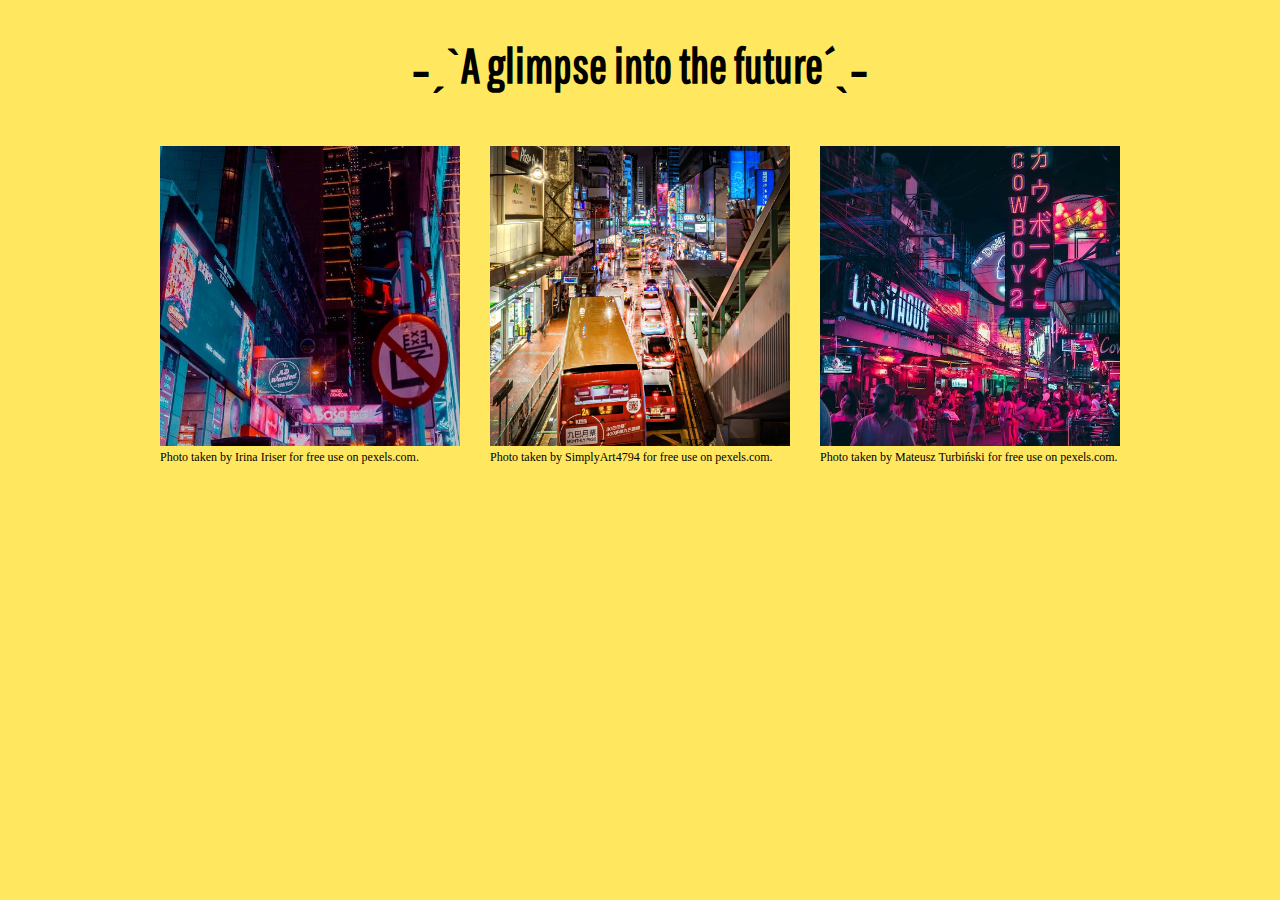
<file: Chapter-3-Images/Exercises/Three_Images/index.html>
<!DOCTYPE html>
<html lang="en">
<head>
    <meta charset="UTF-8">
    <meta http-equiv="X-UA-Compatible" content="IE=edge">
    <meta name="viewport" content="width=device-width, initial-scale=1.0">
    <title>Document</title>
    <link rel="stylesheet" href="index.css">
    <link rel="preconnect" href="https://fonts.googleapis.com">
    <link rel="preconnect" href="https://fonts.gstatic.com" crossorigin>
    <link href="https://fonts.googleapis.com/css2?family=Pathway+Gothic+One&display=swap" rel="stylesheet">
</head>
<body>
<h1>˗ˏˋA glimpse into the future´ˎ˗</h1>
    <div class="pictures">
    <figure>
    <img src="neoncity.jpeg" alt="A city in an asian country that has bright and colorful lights." width="300" height="300" title="Neon City" />
    <figcaption>Photo taken by Irina Iriser for free use on pexels.com.</figcaption>
    </figure>

    <figure>
        <img src="neonbusyroad.jpg" alt="A city in an asian country that has bright and colorful lights." width="300" height="300" title="Neon Busy Road" />
        <figcaption>Photo taken by SimplyArt4794 for free use on pexels.com.</figcaption>
        </figure>

    <figure>
        <img src="neontown.jpeg" alt="A city in an asian country that has bright and colorful lights." width="300" height="300" title="Neon Town" />
        <figcaption>Photo taken by Mateusz Turbiński for free use on pexels.com.</figcaption>
        </figure>
    </div>
</body>
</html>
</file>
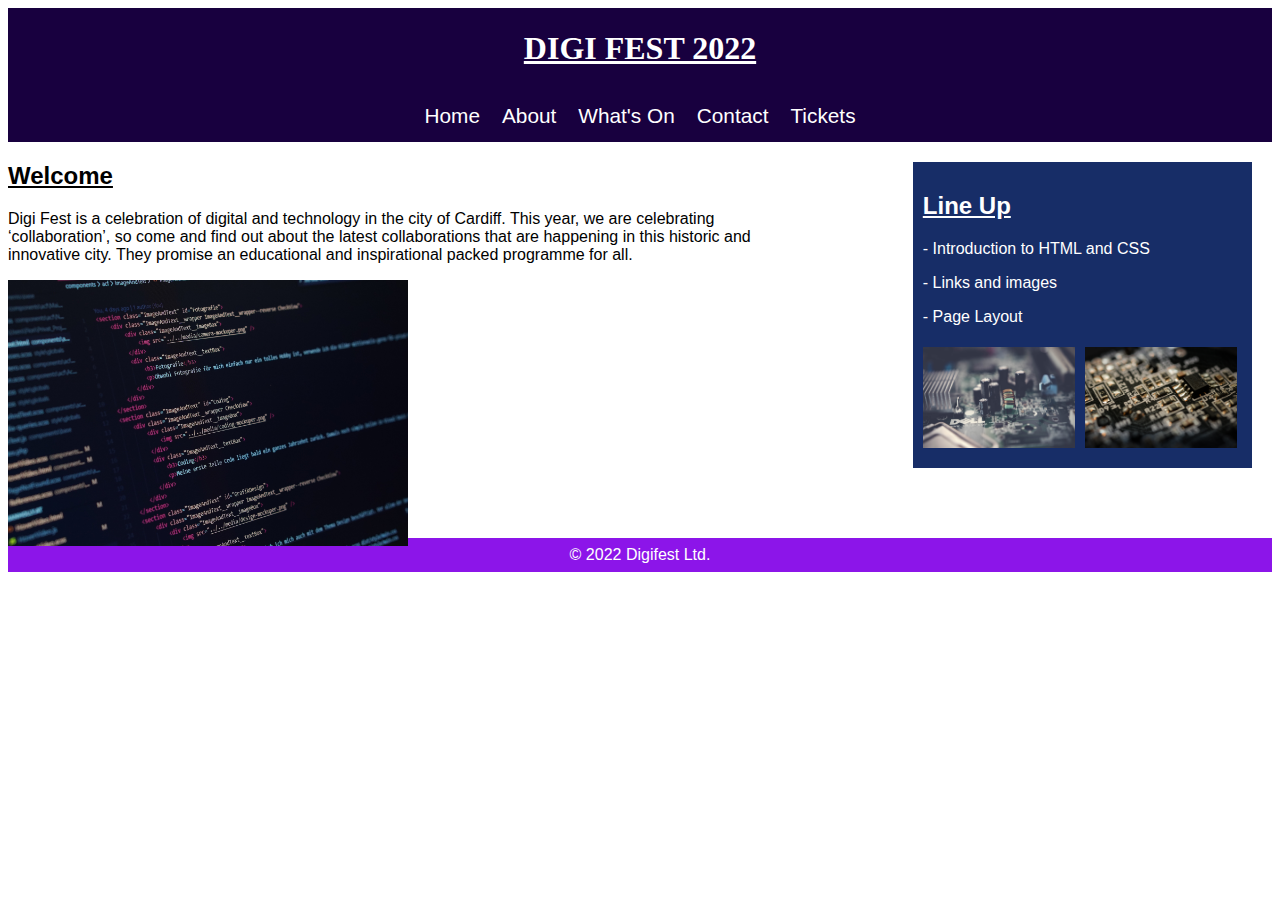
<file: Chapter-4-Page Layout/Exercises/digifest.html>
<!DOCTYPE html>
<html>
	<head>
        <meta charset="UTF-8">
        <meta name="viewport" content="width=device-width, initial-scale=1">
        <link href="digifest.css" rel="stylesheet" 
	</head>
  
	<body>
		<div class="heading">
        <h1><u>DIGI FEST 2022</u></h1>
		</div>

		<div class="navbar">
			<a href="#">Home</a>
			<a href="#">About</a>
            <a href="#">What's On</a>
			<a href="#">Contact</a>
            <a href="#">Tickets</a>
		</div>

        <div class="Parentcontainer">
            <div class="divrp">

                <h2><u>Welcome</u></h2>

                <div class="text">
                    <p>Digi Fest is a celebration of digital and technology in the city of Cardiff. This year, we are celebrating ‘collaboration’, so come and find out about the latest collaborations that are happening in this historic and innovative city. They promise an educational and inspirational packed programme for all.
                </div>

                <div class="Digimage">
                    <img src="code.jpg" width="800%";>
                </div>

            </div>

            <div class="RightBox">
                <h2><u>Line Up</u></h2>
                <p>- Introduction to HTML and CSS</p>
                <p>- Links and images</p>
                <p>- Page Layout</p>

                
            <div class="twopics">
            <img src="cir1.jpg" width="70%";>
            <img src="cir2.jpg" width="70%";>
            </div>


            </div> 


        </div>  


      <div class="copyright">&copy 2022 Digifest Ltd.</div>
	</body>
</html>
</file>
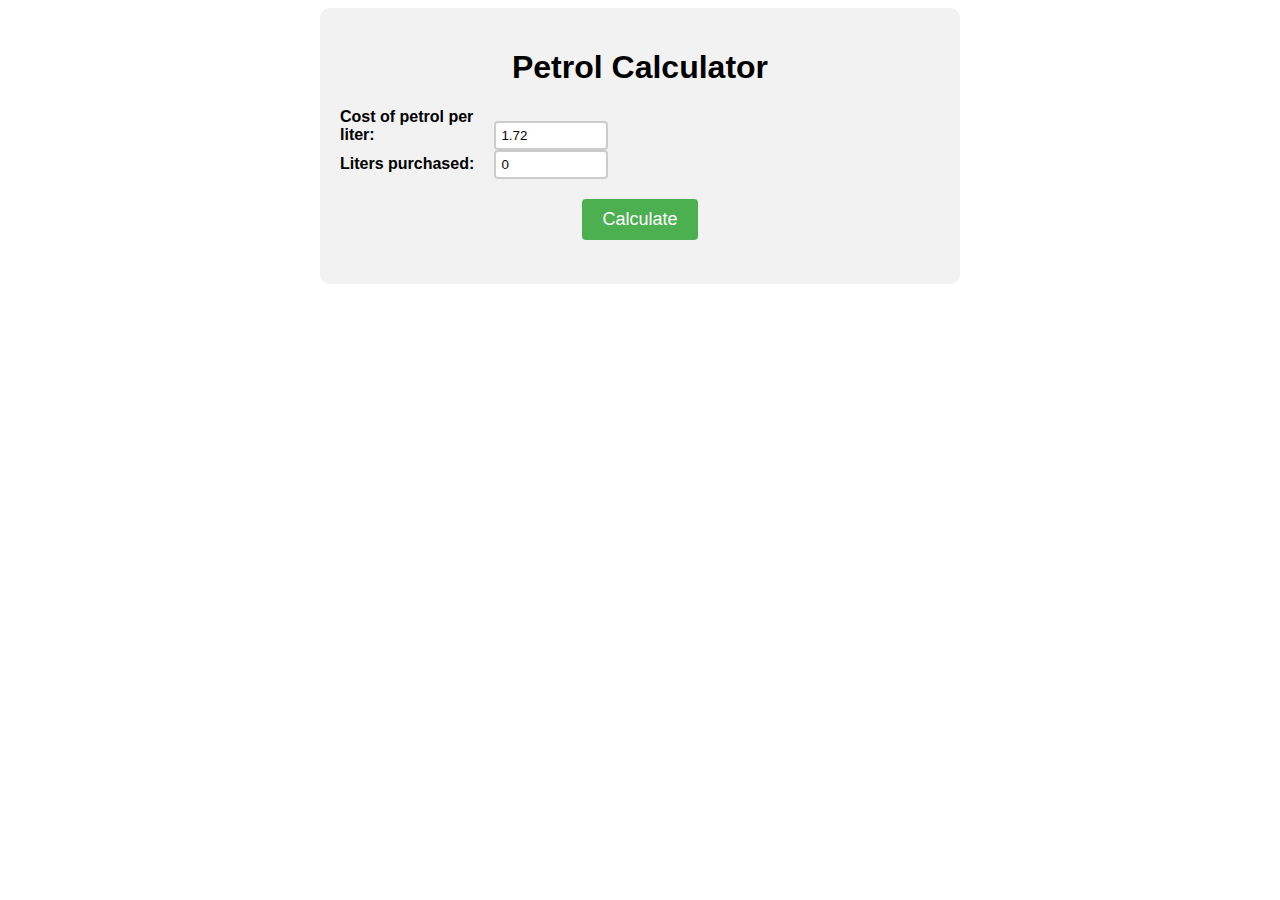
<file: Chapter-6-Javascript/Exercises/petrol.html>
<!DOCTYPE html>
<html>
  <head>
    <meta charset="UTF-8">
    <title>Petrol Calculator</title>
    <link rel="stylesheet" href="petrol.css">
  </head>
  <body>
    <div class="calculator">
      <h1>Petrol Calculator</h1>
      <form>
        <label for="cost-per-liter">Cost of petrol per liter:</label>
        <input type="number" id="cost-per-liter" value="1.72">
        <br>
        <label for="liters-purchased">Liters purchased:</label>
        <input type="number" id="liters-purchased" value="0">
        <br>
        <button type="button" id="calculate">Calculate</button>
      </form>
      <p id="total-cost"></p>
    </div>
    <script src="petrol.js"></script>
  </body>
</html>
</file>
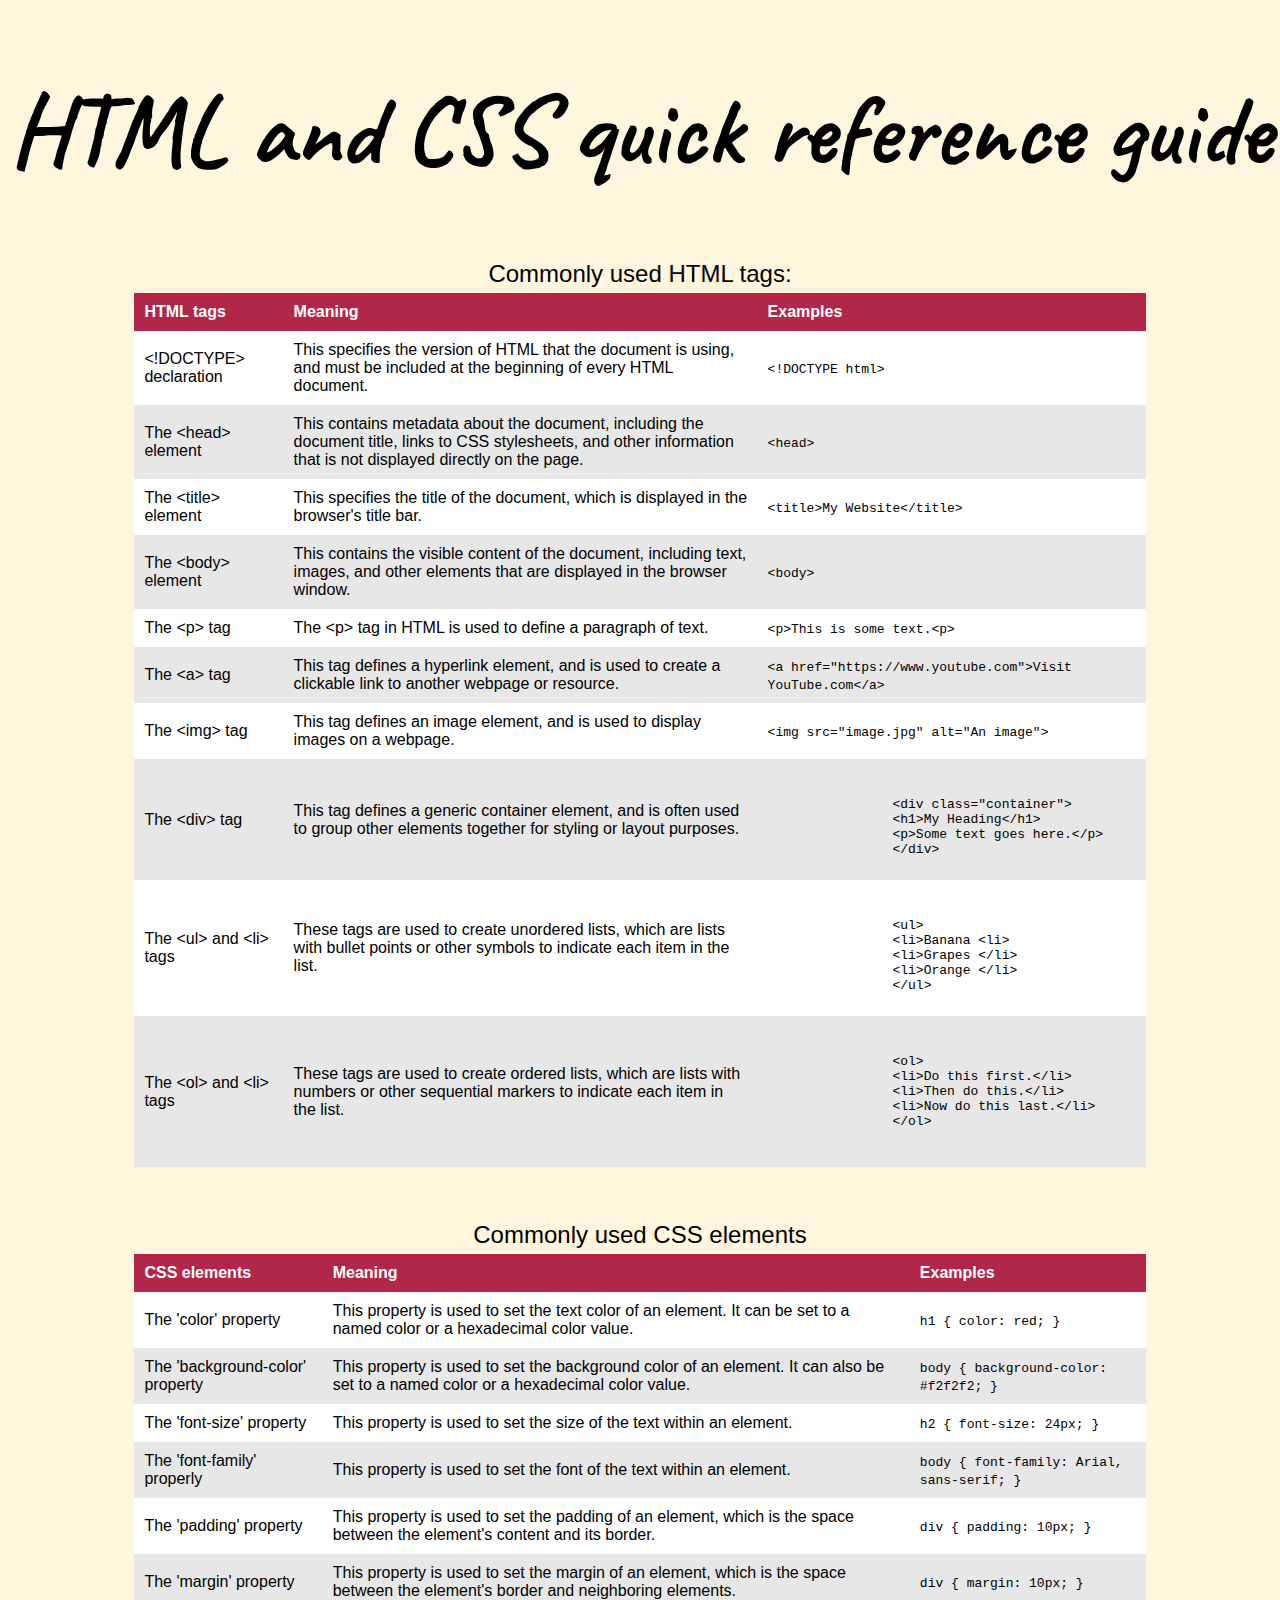
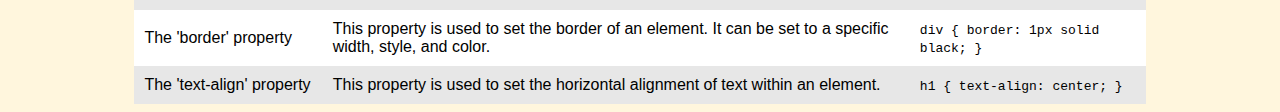
<file: Chapter-1-Introduction to HTML and CSS/Exercises/Optional_Activity/Optional_Activity.html>
<!DOCTYPE html>
<html lang="en">
<head>
    <meta charset="UTF-8">
    <meta http-equiv="X-UA-Compatible" content="IE=edge">
    <meta name="viewport" content="width=device-width, initial-scale=1.0">
    <title>Quick reference guide</title>
    <link rel="stylesheet" href="Optional_Activity.css"
    <link rel="preconnect" href="https://fonts.googleapis.com">
    <link rel="preconnect" href="https://fonts.gstatic.com" crossorigin>
    <link href="https://fonts.googleapis.com/css2?family=Abel&family=Caveat:wght@600&display=swap" rel="stylesheet">

<style>
    h1 {
      font-family: "Caveat", sans-serif;
    }
</style>
</head>
<body>

<h1>HTML and CSS quick reference guide </h1>

    <table border="1" width="100%">
        <caption>Commonly used HTML tags:</caption>
        <thead>
        <tr align="center">
          <th>HTML tags</th>
          <th>Meaning</th>
          <th>Examples</th>
        </tr>
        </thead>
        <tr>
          <td>&lt;!DOCTYPE&gt; declaration</td>
          <td>This specifies the version of HTML that the document is using, and must be included at the beginning of every HTML document.</td>
          <td>        <code>
            &lt;!DOCTYPE html&gt;

        </code></td>
        </tr>
        <tr>
          <td>The &lt;head&gt; element</td>
          <td>This contains metadata about the document, including the document title, links to CSS stylesheets, and other information that is not displayed directly on the page.</td>
          <td><code>&lt;head&gt;</code></td>
        </tr>

        <tr>
            <td>The &lt;title&gt; element</td>
            <td>This specifies the title of the document, which is displayed in the browser's title bar.</td>
            <td><code>&lt;title&gt;My Website&lt;/title&gt;</code></td>
        </tr>

        <tr>
            <td>The &lt;body&gt; element</td>
            <td>This contains the visible content of the document, including text, images, and other elements that are displayed in the browser window.</td>
            <td><code>&lt;body&gt;</code></td>
        </tr>

        <tr>
            <td>The &lt;p&gt; tag</td>
            <td>The &lt;p&gt; tag in HTML is used to define a paragraph of text.</td>
            <td><code>&lt;p&gt;This is some text.&lt;p&gt;</code></td>
        </tr>

        <tr>
            <td>The &lt;a&gt; tag</td>
            <td>This tag defines a hyperlink element, and is used to create a clickable link to another webpage or resource.</td>
            <td><code>
                &lt;a href="https://www.youtube.com"&gt;Visit YouTube.com&lt;/a&gt;</code></td>
        </tr>

        <tr>
            <td>The &lt;img&gt; tag</td>
            <td>This tag defines an image element, and is used to display images on a webpage.</td>
            <td><code>&lt;img src="image.jpg" alt="An image"&gt;</code></td>
        </tr>

        <tr>
            <td>The &lt;div&gt; tag</td>
            <td>This tag defines a generic container element, and is often used to group other elements together for styling or layout purposes.</td>
            <td><pre><code>
                &lt;div class="container"&gt;
                &lt;h1>My Heading&lt;/h1&gt;
                &lt;p>Some text goes here.&lt;/p&gt;
                &lt;/div&gt;</pre></code></td>
        </tr>

        <tr>
            <td>The &lt;ul&gt; and &lt;li&gt; tags </td>
            <td> These tags are used to create unordered lists, which are lists with bullet points or other symbols to indicate each item in the list.</td>
            <td><pre><code> 
                &lt;ul&gt;
                &lt;li>Banana &lt;li&gt;
                &lt;li>Grapes &lt;/li&gt;
                &lt;li>Orange &lt;/li&gt;
                &lt;/ul&gt;</pre></code></td>
        </tr>

        <tr>
            <td>The &lt;ol&gt; and &lt;li&gt; tags </td>
            <td> These tags are used to create ordered lists, which are lists with numbers or other sequential markers to indicate each item in the list. </td>
            <td><pre><code>
                &lt;ol&gt;
                &lt;li>Do this first.&lt;/li&gt;
                &lt;li>Then do this.&lt;/li&gt;
                &lt;li>Now do this last.&lt;/li&gt;
                &lt;/ol&gt;
            </pre></code></td>
        </tr>
      </table>

      <br> 
      <br>
      <br>
      
      <table border="1" width="100%">
        <caption>Commonly used CSS elements</caption>
        <thead>
        <tr align="center">
            <th>CSS elements</th>
            <th>Meaning</th>
            <th>Examples</th>
        </tr>
        </thead>
        <tr>
            <td>The 'color' property</td>
            <td>This property is used to set the text color of an element. It can be set to a named color or a hexadecimal color value.</td>
            <td><code>
                h1 {
                color: red;
                 }</code></td>
        </tr>

        <tr>
            <td>The 'background-color' property</td>
            <td>This property is used to set the background color of an element. It can also be set to a named color or a hexadecimal color value.</td>
            <td><code>body {
                background-color: #f2f2f2;
              }</code></td>
        </tr>

        <tr>
            <td>The 'font-size' property</td>
            <td>This property is used to set the size of the text within an element.</td>
            <td><code>h2 {
                font-size: 24px;
              }</code></td>
        </tr>


        <tr>
            <td>The 'font-family' properly</td>
            <td> This property is used to set the font of the text within an element. </td>
            <td><code>body {
                font-family: Arial, sans-serif;
              }</code></td>
        </tr>


        <tr>
            <td>The 'padding' property</td>
            <td> This property is used to set the padding of an element, which is the space between the element's content and its border. </td>
            <td><code>div {
                padding: 10px;
              }
              </code></td>
        </tr>


        <tr>
            <td>The 'margin' property</td>
            <td>This property is used to set the margin of an element, which is the space between the element's border and neighboring elements.</td>
            <td><code>div {
                margin: 10px;
              }</code></td>
        </tr>


        <tr>
            <td>The 'border' property</td>
            <td> This property is used to set the border of an element. It can be set to a specific width, style, and color.</td>
            <td><code>div {
                border: 1px solid black;
              }</code></td>
        </tr>


        <tr>
            <td>The 'text-align' property</td>
            <td>This property is used to set the horizontal alignment of text within an element. </td>
            <td><code>h1 {
                text-align: center;
              }
              </code></td>
        </tr>


</body>
</html>
</file>
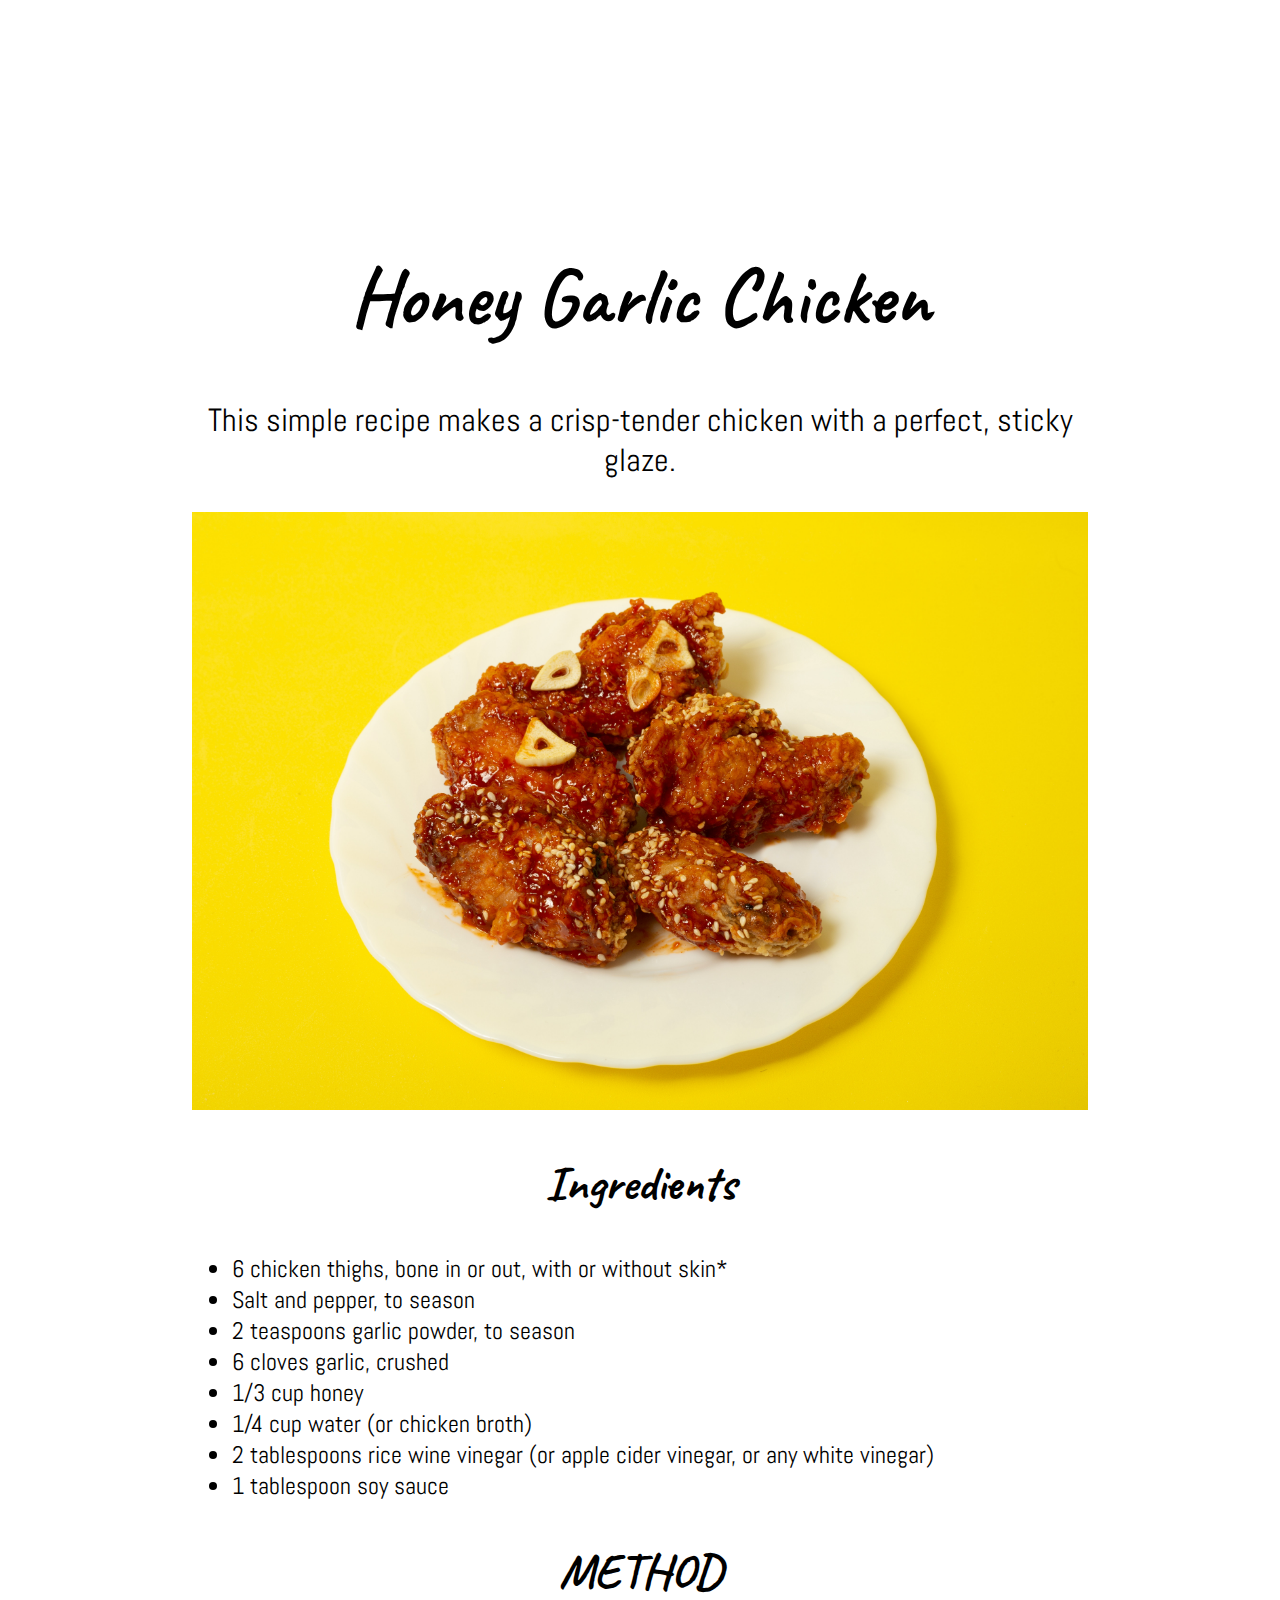
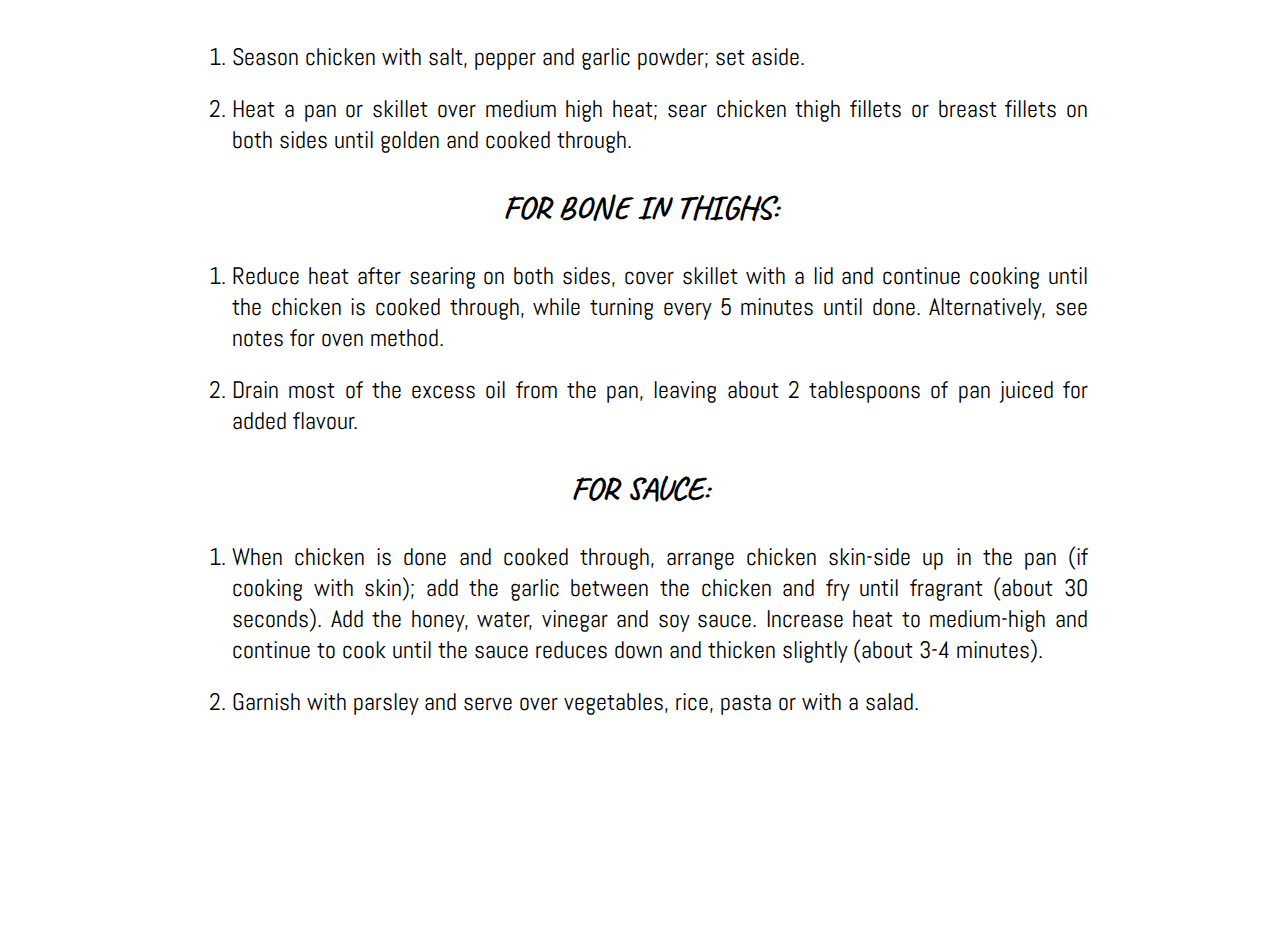
<file: Chapter-1-Introduction to HTML and CSS/Exercises/Recipe/Activity 1_Recipe.html>
<!DOCTYPE html>
<html lang="en">
<head>
    <meta charset="UTF-8">
    <meta http-equiv="X-UA-Compatible" content="IE=edge">
    <meta name="viewport" content="width=<device-width>, initial-scale=1.0">
    <title>Recipe</title>
    <link rel="stylesheet" href="Activity 1_Recipe.css">
    <link rel="preconnect" href="https://fonts.googleapis.com">
    <link rel="preconnect" href="https://fonts.gstatic.com" crossorigin>
    <link href="https://fonts.googleapis.com/css2?family=Abel&family=Caveat:wght@600&display=swap" rel="stylesheet">
    <style>
        h1 {
          font-family: "Caveat", sans-serif;
        }

        h2 {
            font-family: "Caveat", sans-serif;
        }

        h3 {
            font-family: "Caveat", sans-serif;
        }

        p {font-family: "Abel", sans-serif;}
        </style>
</head>
<body>
    <h1>Honey Garlic Chicken</h1>
    <p>This simple recipe makes a crisp-tender chicken with a perfect, sticky glaze.</p>
    <img src="chicken.jpg" width="100%"
<br>
    <h2>Ingredients</h2>
    <ul style="font-family: Abel, sans-serif">
        <li> 6 chicken thighs, bone in or out, with or without skin* </li>
        <li> Salt and pepper, to season </li>
        <li> 2 teaspoons garlic powder, to season </li>
        <li> 6 cloves garlic, crushed </li>
        <li> 1/3 cup honey </li>
        <li> 1/4 cup water (or chicken broth) </li>
        <li> 2 tablespoons rice wine vinegar (or apple cider vinegar, or any white vinegar) </li>
        <li> 1 tablespoon soy sauce </li>
    </ul>

    <h2> METHOD </h2>
    <ol style="font-family: Abel, sans-serif">
        <li>Season chicken with salt, pepper and garlic powder; set aside.</li>
        <br>
        <li>Heat a pan or skillet over medium high heat; sear chicken thigh fillets or breast fillets on both sides until golden and cooked through.</li>
    </ol>

    <h3> FOR BONE IN THIGHS: </h3>
    <ol style="font-family: Abel, sans-serif">
        <li>Reduce heat after searing on both sides, cover skillet with a lid and continue cooking until the chicken is cooked through, while turning every 5 minutes until done. Alternatively, see notes for oven method.</li>
        <br>
        <li>Drain most of the excess oil from the pan, leaving about 2 tablespoons of pan juiced for added flavour. </li>
    </ol>

    <h3> FOR SAUCE: </h3>
    <ol style="font-family: Abel, sans-serif">
        <li>When chicken is done and cooked through, arrange chicken skin-side up in the pan (if cooking with skin); add the garlic between the chicken and fry until fragrant (about 30 seconds). Add the honey, water, vinegar and soy sauce. Increase heat to medium-high and continue to cook until the sauce reduces down and thicken slightly (about 3-4 minutes).</li>
        <br>
        <li>Garnish with parsley and serve over vegetables, rice, pasta or with a salad.</li>


    </ol>

</body>
</html>
</file>
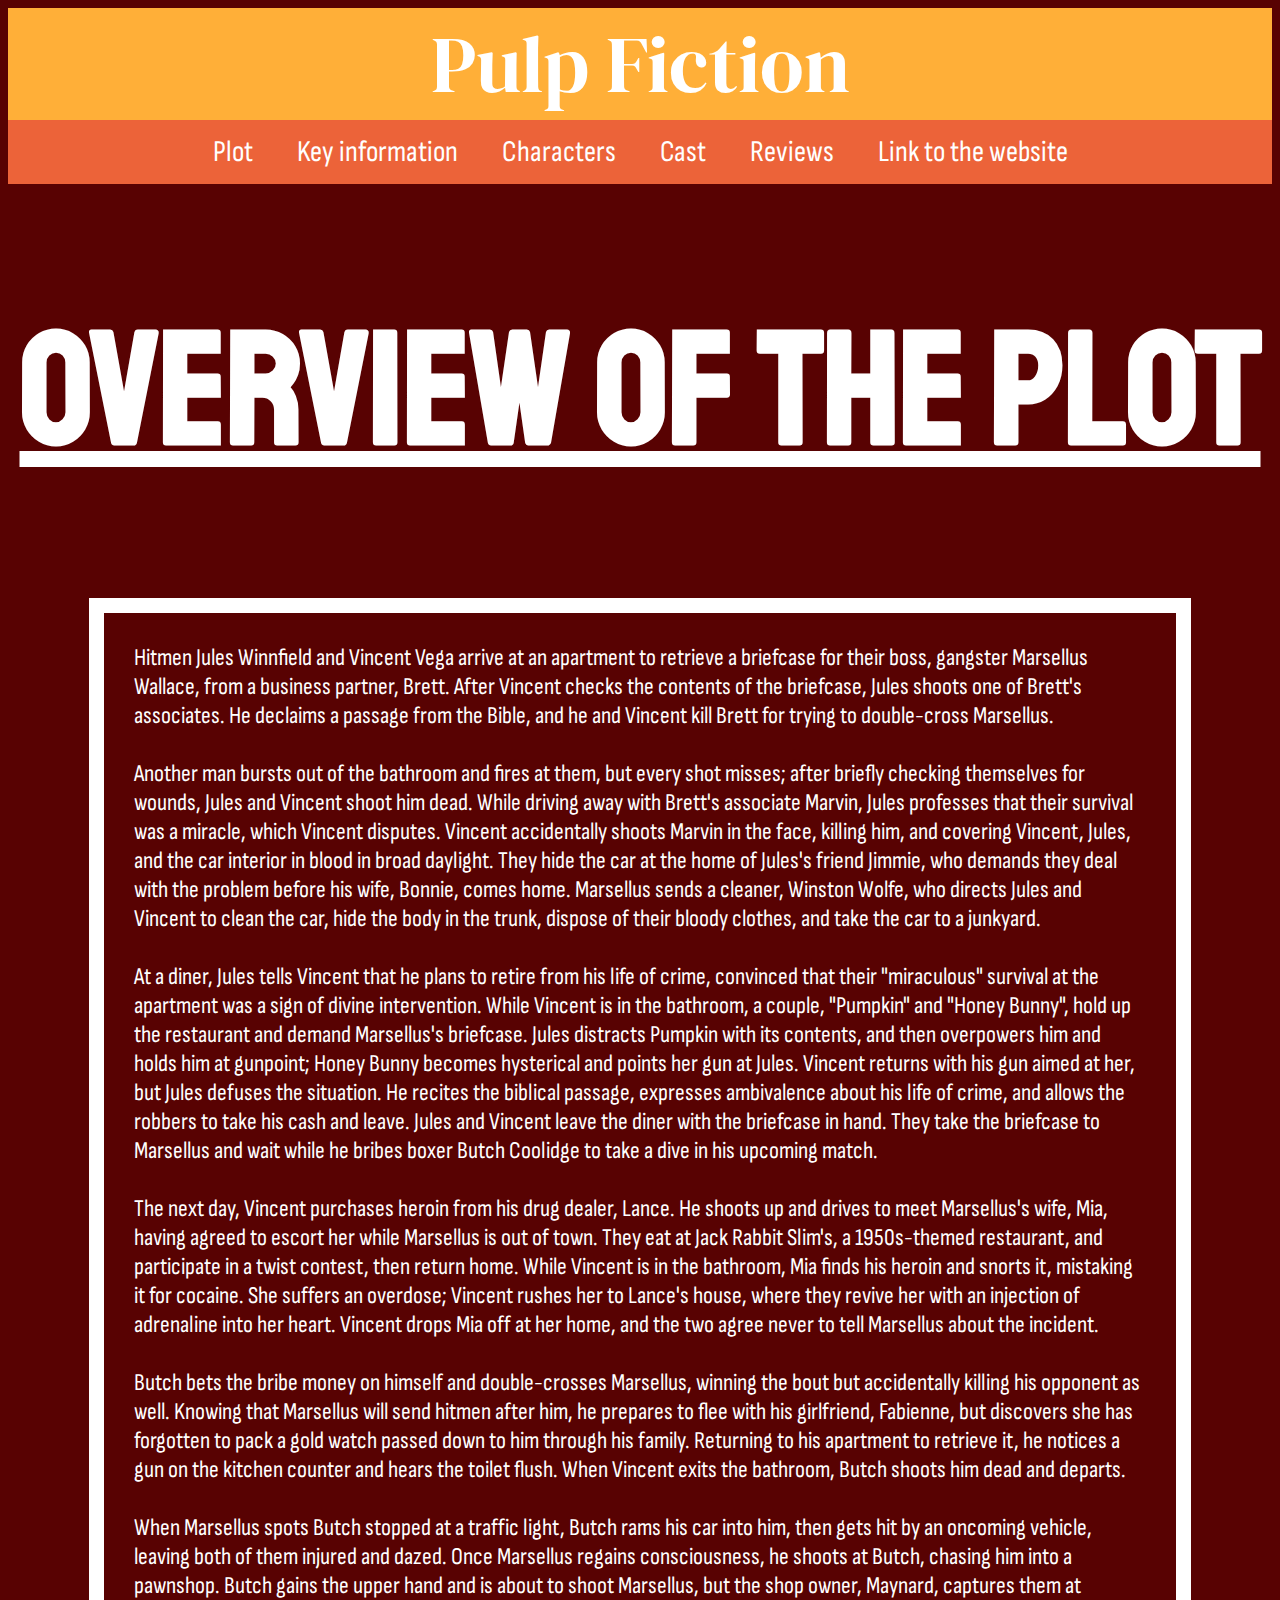
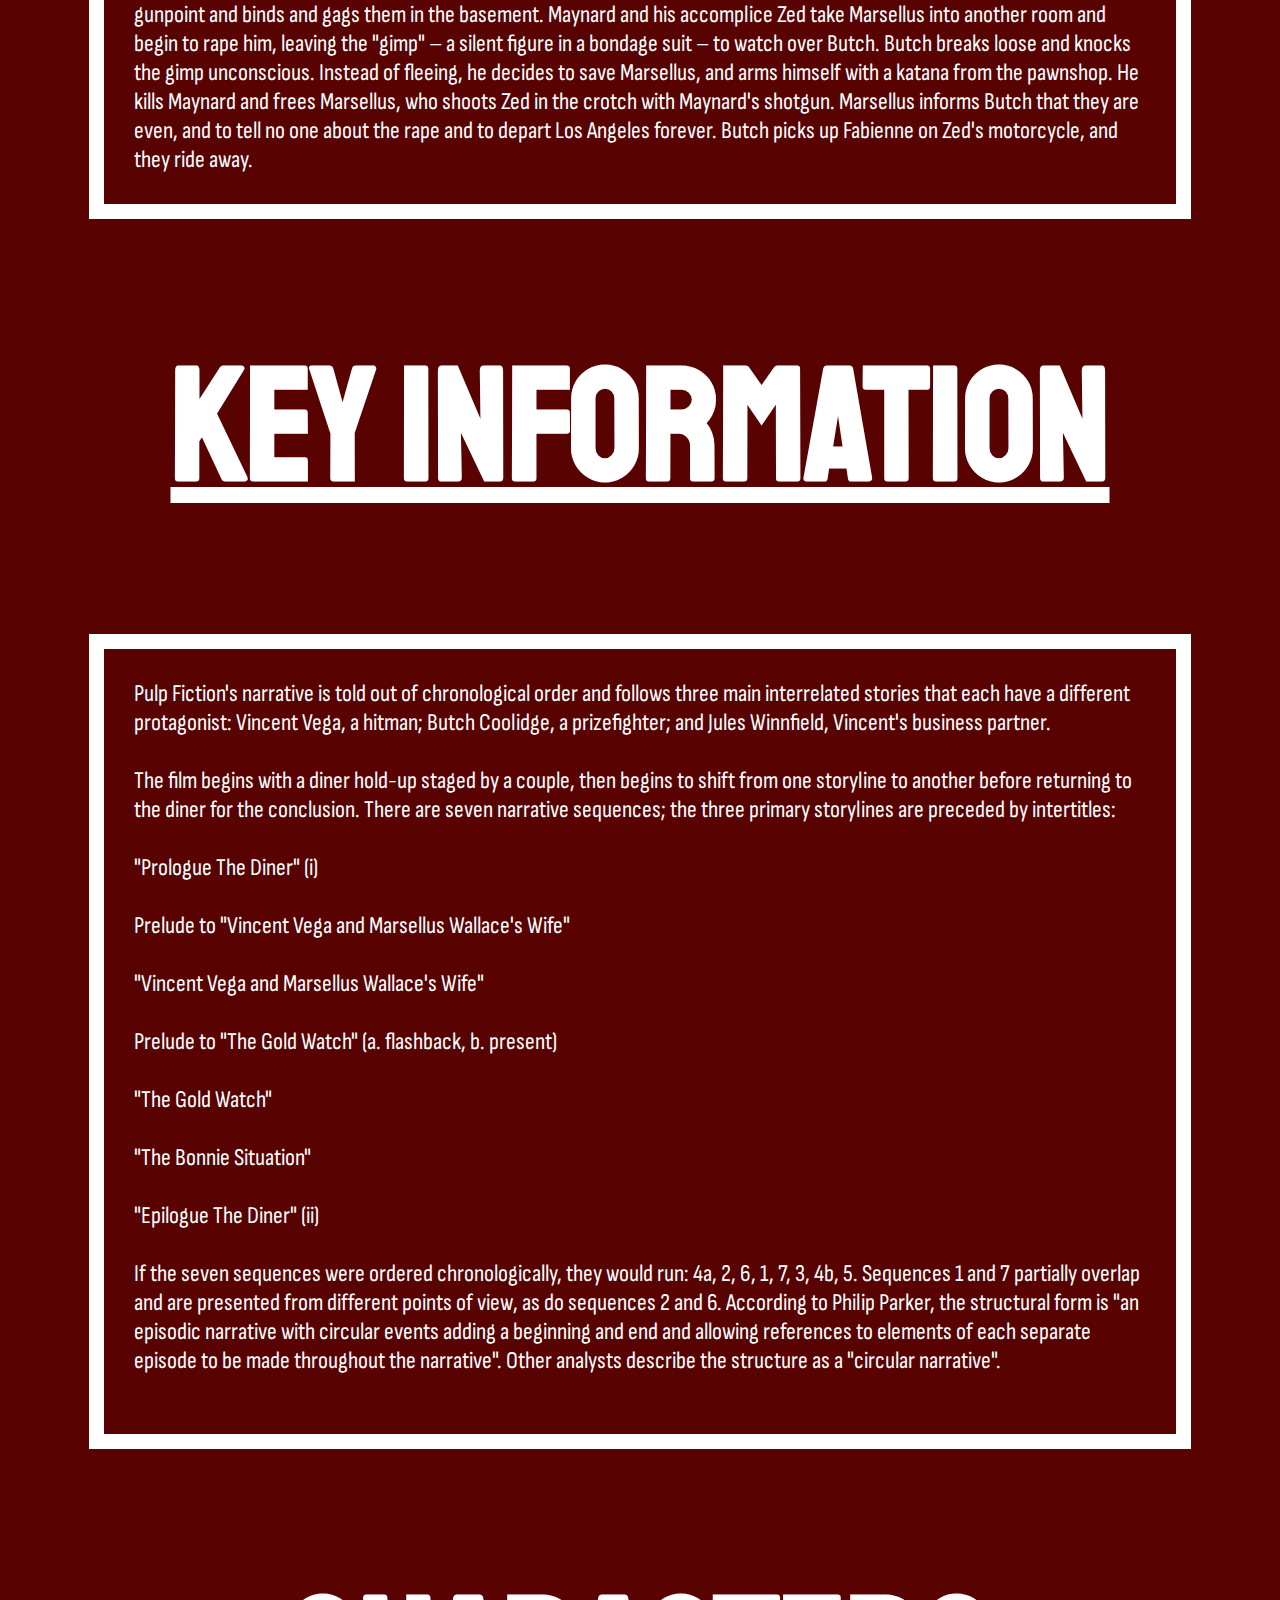
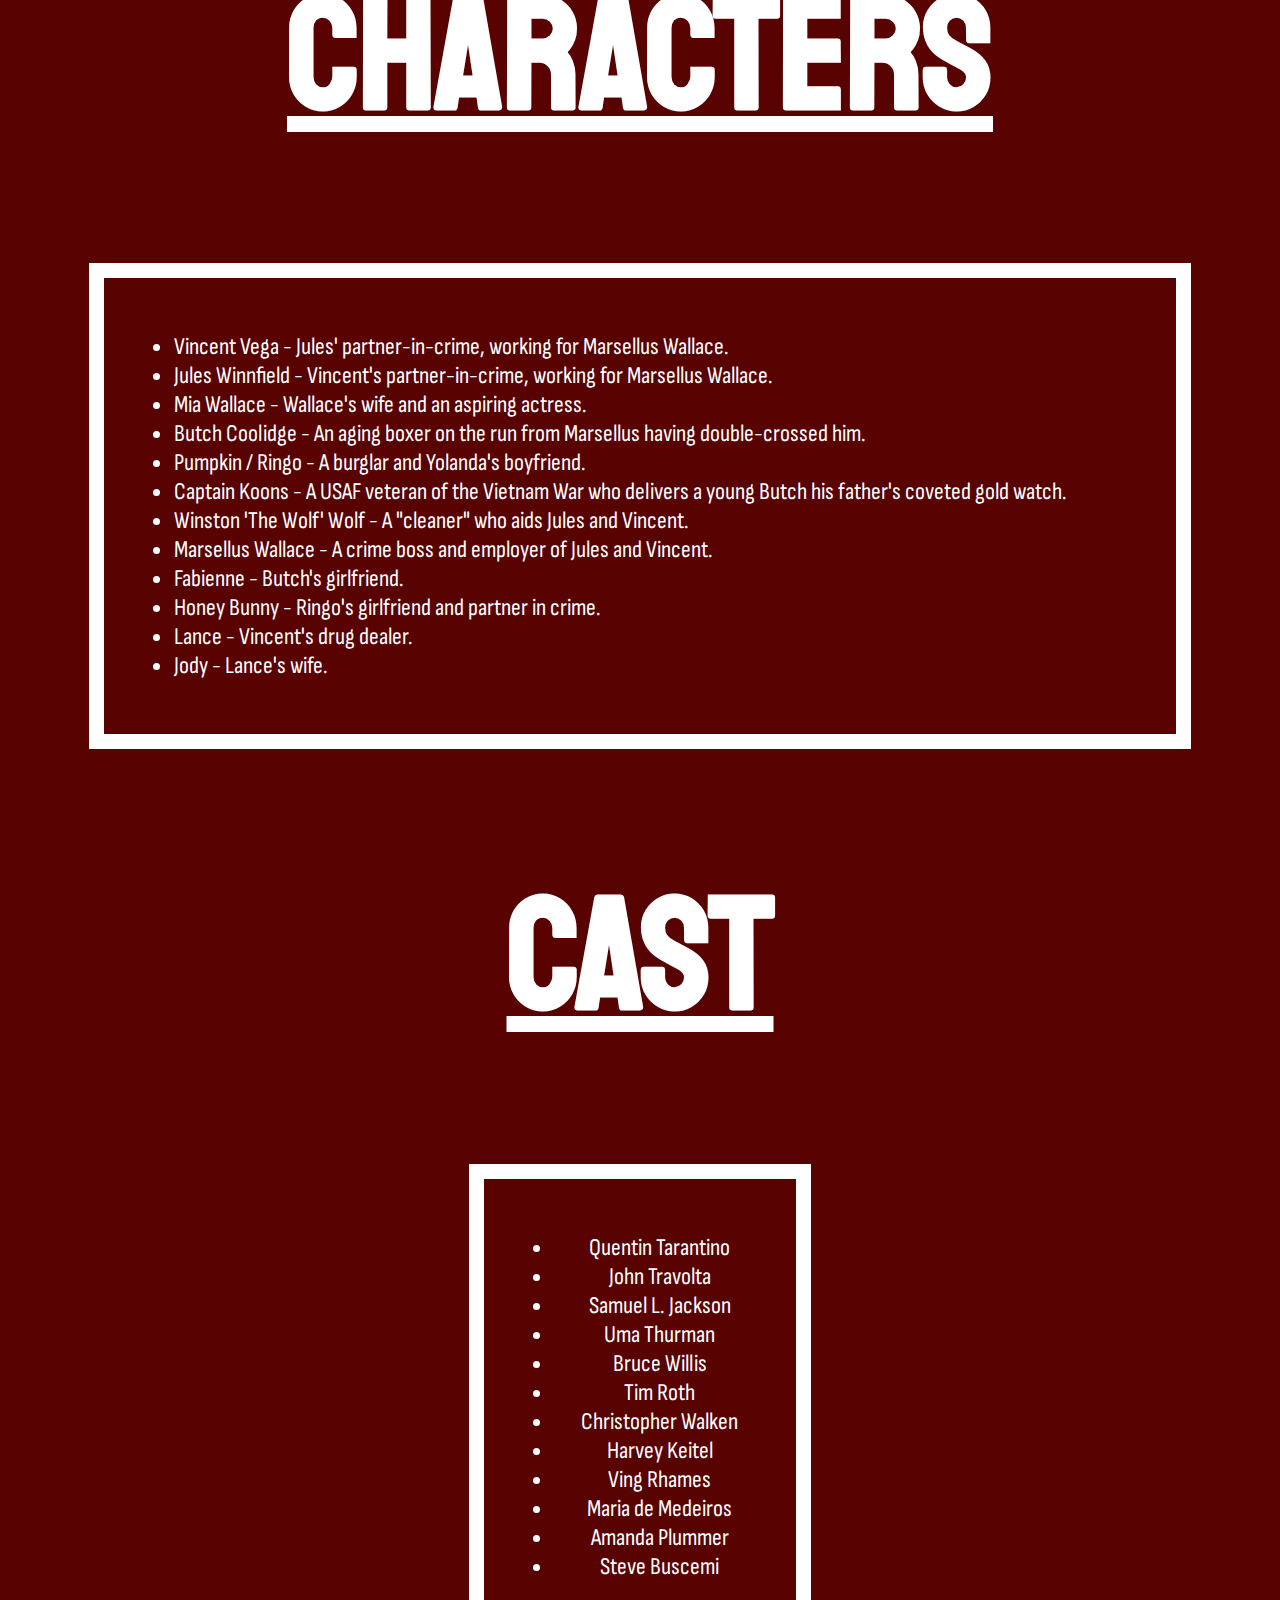
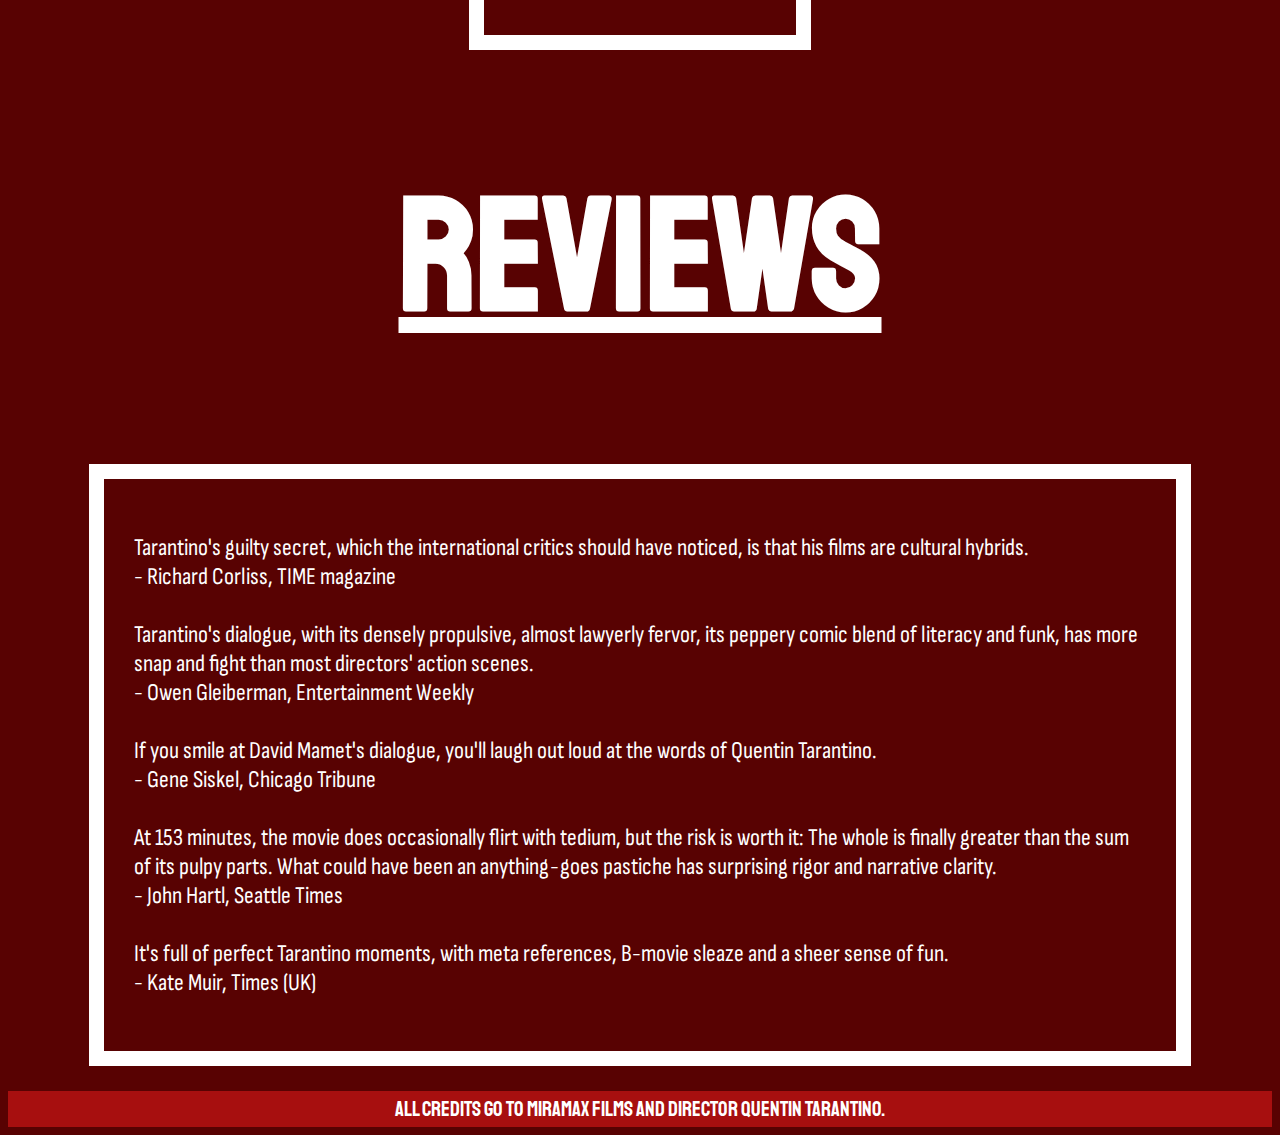
<file: Chapter-2-Links and navigation/Exercises/One_page_Website/Activity_1_One_Page_Website.html>
<!DOCTYPE html>
<html lang="en">
<head>
    <meta charset="UTF-8">
    <meta http-equiv="X-UA-Compatible" content="IE=edge">
    <meta name="viewport" content="width=device-width, initial-scale=1.0">
    <title>One-page website</title>
    <link rel="stylesheet" href="Act1CSS.css">
    <link rel="preconnect" href="https://fonts.googleapis.com">
    <link rel="preconnect" href="https://fonts.gstatic.com" crossorigin>
    <link href="https://fonts.googleapis.com/css2?family=DM+Serif+Display&family=Sofia+Sans+Condensed:wght@300&family=Staatliches&display=swap" rel="stylesheet">
</head>
<body>

    <div class="heading">Pulp Fiction</div>

    <nav>
        <div class="topnav">
            <a class href="#Plot">Plot</a>&nbsp &nbsp
          <a href="#Key Information">Key information</a>&nbsp &nbsp 
          <a href="#Characters">Characters</a>&nbsp &nbsp 
          <a href="#Cast">Cast</a>&nbsp &nbsp 
          <a href="#Reviews">Reviews</a>&nbsp &nbsp
          <a href="https://www.miramax.com/movie/pulp-fiction/" target="_blank">Link to the website</a>
        </div>
      </nav>

<h1 id="Plot"> Overview of the plot </h1>
<div class="box"> Hitmen Jules Winnfield and Vincent Vega arrive at an apartment to retrieve a briefcase for their boss, gangster Marsellus Wallace, from a business partner, Brett. After Vincent checks the contents of the briefcase, Jules shoots one of Brett's associates. He declaims a passage from the Bible, and he and Vincent kill Brett for trying to double-cross Marsellus.
<br>
<br>
    Another man bursts out of the bathroom and fires at them, but every shot misses; after briefly checking themselves for wounds, Jules and Vincent shoot him dead. While driving away with Brett's associate Marvin, Jules professes that their survival was a miracle, which Vincent disputes. Vincent accidentally shoots Marvin in the face, killing him, and covering Vincent, Jules, and the car interior in blood in broad daylight. They hide the car at the home of Jules's friend Jimmie, who demands they deal with the problem before his wife, Bonnie, comes home. Marsellus sends a cleaner, Winston Wolfe, who directs Jules and Vincent to clean the car, hide the body in the trunk, dispose of their bloody clothes, and take the car to a junkyard.
<br>
<br>
    At a diner, Jules tells Vincent that he plans to retire from his life of crime, convinced that their "miraculous" survival at the apartment was a sign of divine intervention. While Vincent is in the bathroom, a couple, "Pumpkin" and "Honey Bunny", hold up the restaurant and demand Marsellus's briefcase. Jules distracts Pumpkin with its contents, and then overpowers him and holds him at gunpoint; Honey Bunny becomes hysterical and points her gun at Jules. Vincent returns with his gun aimed at her, but Jules defuses the situation. He recites the biblical passage, expresses ambivalence about his life of crime, and allows the robbers to take his cash and leave. Jules and Vincent leave the diner with the briefcase in hand. They take the briefcase to Marsellus and wait while he bribes boxer Butch Coolidge to take a dive in his upcoming match.
<br>
<br>
    The next day, Vincent purchases heroin from his drug dealer, Lance. He shoots up and drives to meet Marsellus's wife, Mia, having agreed to escort her while Marsellus is out of town. They eat at Jack Rabbit Slim's, a 1950s-themed restaurant, and participate in a twist contest, then return home. While Vincent is in the bathroom, Mia finds his heroin and snorts it, mistaking it for cocaine. She suffers an overdose; Vincent rushes her to Lance's house, where they revive her with an injection of adrenaline into her heart. Vincent drops Mia off at her home, and the two agree never to tell Marsellus about the incident.
<br>
<br>  
    Butch bets the bribe money on himself and double-crosses Marsellus, winning the bout but accidentally killing his opponent as well. Knowing that Marsellus will send hitmen after him, he prepares to flee with his girlfriend, Fabienne, but discovers she has forgotten to pack a gold watch passed down to him through his family. Returning to his apartment to retrieve it, he notices a gun on the kitchen counter and hears the toilet flush. When Vincent exits the bathroom, Butch shoots him dead and departs.
<br>
<br>
    When Marsellus spots Butch stopped at a traffic light, Butch rams his car into him, then gets hit by an oncoming vehicle, leaving both of them injured and dazed. Once Marsellus regains consciousness, he shoots at Butch, chasing him into a pawnshop. Butch gains the upper hand and is about to shoot Marsellus, but the shop owner, Maynard, captures them at gunpoint and binds and gags them in the basement. Maynard and his accomplice Zed take Marsellus into another room and begin to rape him, leaving the "gimp" – a silent figure in a bondage suit – to watch over Butch. Butch breaks loose and knocks the gimp unconscious. Instead of fleeing, he decides to save Marsellus, and arms himself with a katana from the pawnshop. He kills Maynard and frees Marsellus, who shoots Zed in the crotch with Maynard's shotgun. Marsellus informs Butch that they are even, and to tell no one about the rape and to depart Los Angeles forever. Butch picks up Fabienne on Zed's motorcycle, and they ride away.</div>

<h1 id="Key Information">Key Information</h1>
<div class="box">Pulp Fiction's narrative is told out of chronological order and follows three main interrelated stories that each have a different protagonist: Vincent Vega, a hitman; Butch Coolidge, a prizefighter; and Jules Winnfield, Vincent's business partner.
<br>
<br>
    The film begins with a diner hold-up staged by a couple, then begins to shift from one storyline to another before returning to the diner for the conclusion. There are seven narrative sequences; the three primary storylines are preceded by intertitles:
<br>
<br>
    "Prologue The Diner" (i)
<br>
<br>
    Prelude to "Vincent Vega and Marsellus Wallace's Wife"
<br>
<br>
    "Vincent Vega and Marsellus Wallace's Wife"
<br>
<br>
    Prelude to "The Gold Watch" (a. flashback, b. present)
<br>
<br>
    "The Gold Watch"
<br>
<br>
    "The Bonnie Situation"
<br>
<br>
    "Epilogue The Diner" (ii)
<br>
<br>
    If the seven sequences were ordered chronologically, they would run: 4a, 2, 6, 1, 7, 3, 4b, 5. Sequences 1 and 7 partially overlap and are presented from different points of view, as do sequences 2 and 6. According to Philip Parker, the structural form is "an episodic narrative with circular events adding a beginning and end and allowing references to elements of each separate episode to be made throughout the narrative". Other analysts describe the structure as a "circular narrative".
<br>
<br>
</div>

<h1 id="Characters">Characters</h1>
<div class="box"><ul>
    <li>Vincent Vega - Jules' partner-in-crime, working for Marsellus Wallace. </li>
    <li>Jules Winnfield - Vincent's partner-in-crime, working for Marsellus Wallace.</li> 
    <li>Mia Wallace - Wallace's wife and an aspiring actress.</li> 
    <li>Butch Coolidge - An aging boxer on the run from Marsellus having double-crossed him.</li>
    <li>Pumpkin / Ringo - A burglar and Yolanda's boyfriend.</li> 
    <li>Captain Koons - A USAF veteran of the Vietnam War who delivers a young Butch his father's coveted gold watch.</li>  
    <li>Winston 'The Wolf' Wolf - A "cleaner" who aids Jules and Vincent.</li> 
    <li>Marsellus Wallace - A crime boss and employer of Jules and Vincent. </li>
    <li>Fabienne - Butch's girlfriend.</li> 
    <li>Honey Bunny - Ringo's girlfriend and partner in crime.</li> 
    <li>Lance - Vincent's drug dealer.</li> 
    <li>Jody - Lance's wife.</li>
</div>
</ul>

<h1 id="Cast"> Cast </h1>
<div class="castt">
<ul style="text-align: center;">
    <li>Quentin Tarantino</li> 
    <li>John Travolta </li>
    <li>Samuel L. Jackson</li>
    <li>Uma Thurman</li>
    <li>Bruce Willis</li>
    <li>Tim Roth</li>
    <li>Christopher Walken</li>
    <li>Harvey Keitel</li>
    <li>Ving Rhames</li> 
    <li>Maria de Medeiros</li> 
    <li>Amanda Plummer</li> 
    <li>Steve Buscemi</li> 
</div>
</ul>   



<h1 id="Reviews">Reviews</h1>
<div class="box">
<p>Tarantino's guilty secret, which the international critics should have noticed, is that his films are cultural hybrids.
    <br>
    - Richard Corliss, TIME magazine 
    <br>
    <br>
    Tarantino's dialogue, with its densely propulsive, almost lawyerly fervor, its peppery comic blend of literacy and funk, has more snap and fight than most directors' action scenes.
    <br>
    - Owen Gleiberman, Entertainment Weekly 
    <br>
    <br>
    If you smile at David Mamet's dialogue, you'll laugh out loud at the words of Quentin Tarantino.
    <br>
    - Gene Siskel, Chicago Tribune 
    <br>
    <br>
     At 153 minutes, the movie does occasionally flirt with tedium, but the risk is worth it: The whole is finally greater than the sum of its pulpy parts. What could have been an anything-goes pastiche has surprising rigor and narrative clarity.
    <br>
    - John Hartl, Seattle Times 
    <br>
    <br>
    It's full of perfect Tarantino moments, with meta references, B-movie sleaze and a sheer sense of fun.
    <br>
    - Kate Muir, Times (UK) </p></div>

<footer>All credits go to Miramax Films and Director Quentin Tarantino.</footer>

</body>
</html>
</file>
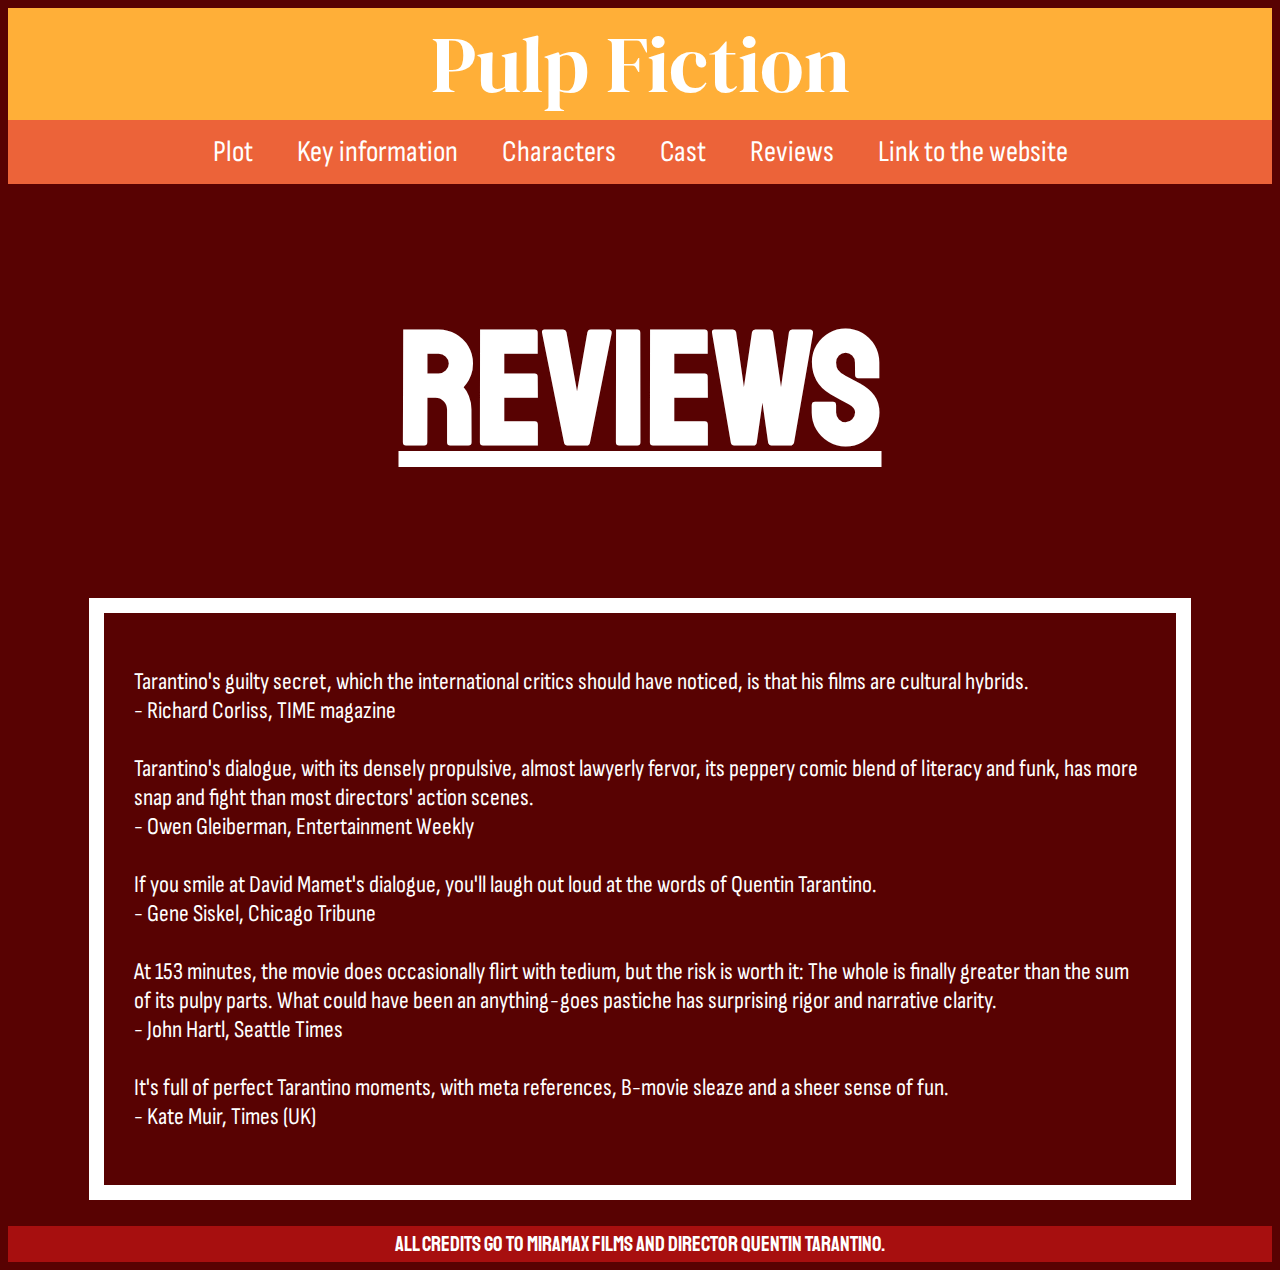
<file: Chapter-2-Links and navigation/Exercises/Multi_page_website/pages/pages/reviews.html>
<!DOCTYPE html>
<html lang="en">
<head>
    <meta charset="UTF-8">
    <meta http-equiv="X-UA-Compatible" content="IE=edge">
    <meta name="viewport" content="width=device-width, initial-scale=1.0">
    <title>Document</title>
    <link rel="stylesheet" href="multi.css">
    <link rel="preconnect" href="https://fonts.googleapis.com">
    <link rel="preconnect" href="https://fonts.gstatic.com" crossorigin>
    <link href="https://fonts.googleapis.com/css2?family=DM+Serif+Display&family=Sofia+Sans+Condensed:wght@300&family=Staatliches&display=swap" rel="stylesheet">
</head>
<body>
    <div class="heading">Pulp Fiction</div>

    <nav>
        <div class="topnav">
            <a class href="1main.html">Plot</a>&nbsp &nbsp
          <a href="key_information.html">Key information</a>&nbsp &nbsp 
          <a href="characters.html">Characters</a>&nbsp &nbsp 
          <a href="cast.html">Cast</a>&nbsp &nbsp 
          <a href="reviews.html">Reviews</a>&nbsp &nbsp
          <a href="https://www.miramax.com/movie/pulp-fiction/" target="_blank">Link to the website</a>
        </div>
      </nav>
<main>
      <h1 id="Reviews">Reviews</h1>
<div class="box">
<p>Tarantino's guilty secret, which the international critics should have noticed, is that his films are cultural hybrids.
    <br>
    - Richard Corliss, TIME magazine 
    <br>
    <br>
    Tarantino's dialogue, with its densely propulsive, almost lawyerly fervor, its peppery comic blend of literacy and funk, has more snap and fight than most directors' action scenes.
    <br>
    - Owen Gleiberman, Entertainment Weekly 
    <br>
    <br>
    If you smile at David Mamet's dialogue, you'll laugh out loud at the words of Quentin Tarantino.
    <br>
    - Gene Siskel, Chicago Tribune 
    <br>
    <br>
     At 153 minutes, the movie does occasionally flirt with tedium, but the risk is worth it: The whole is finally greater than the sum of its pulpy parts. What could have been an anything-goes pastiche has surprising rigor and narrative clarity.
    <br>
    - John Hartl, Seattle Times 
    <br>
    <br>
    It's full of perfect Tarantino moments, with meta references, B-movie sleaze and a sheer sense of fun.
    <br>
    - Kate Muir, Times (UK) </p></div>
    <footer>All credits go to Miramax Films and Director Quentin Tarantino.</footer>
</main>
</body>
</html>
</file>
<file: Chapter-3-Images/Exercises/Three_Images/index.css>
body {background-color: rgb(255, 231, 95);
color:rgb(0, 0, 0);
}

h1 {text-align:center;
  padding: 5px;
  font-family: 'Pathway Gothic One', sans-serif;
  font-size: 300%;
}

figcaption {
    color:rgb(0, 0, 0);
    font-size: 12px;
}

.pictures {display:flex;
    justify-content: center;

  }



  .pictures figure {
    max-width: 200%;
    display: inline-block;
    margin: 15px;
  }
</file>
<file: Chapter-4-Page Layout/Exercises/digifest.css>
body {font-family: "Arial";}

.heading {
    text-align: center;
  background-color: rgb(24,0,63);
  padding: 1px;
  color: white;
  font-family: "Tahoma";
  font-size: 100%;
  
}

.navbar {
    display: flex;
    justify-content: center;
    background-color: rgb(24,0,63);
    padding: 3px;
    font-size: 130%;
}

.navbar a {
    color: white;
    text-decoration: none;
    padding: 1px;
    margin: 10px;
}

.copyright {
    background-color: #8c15e9;
    padding: 8px;
    color: white;
    margin: 50px auto;
    text-align: center;

}

.text {
   word-wrap: break-word;
   width: 800px
}

.Digimage {
    width: 50px;
    height: 20px;
}

.twopics {justify-content: center;
display: flex;
margin:5px;
}

.twopics img {
    margin: 5px;
    width: 100%;
    max-width: 50%;
  }

.RightBox {
    background-color:  #172d67;
  padding-top: 10px;
  padding-right: 15px;
  padding-bottom: 10px;
  padding-left: 10px;
  color: white;
  margin: 20px;
  overflow: hidden;

}

.Parentcontainer{
    display: grid;
    grid-template-columns: 70% 30%;
}
</file>
<file: Chapter-6-Javascript/Exercises/petrol.css>
body {
    font-family: Arial, sans-serif;
  }
  
  h1 {
    text-align: center;
  }
  
  .calculator {
    width: 80%;
    max-width: 600px;
    margin: 0 auto;
    padding: 20px;
    background-color: #f2f2f2;
    border-radius: 10px;
  }
  
  .input-field {
    margin-bottom: 10px;
  }
  
  label {
    display: inline-block;
    width: 150px;
    font-weight: bold;
  }
  
  input[type="number"] {
    width: 100px;
    padding: 5px;
    border: 2px solid #ccc;
    border-radius: 4px;
  }
  
  input[type="number"]:focus {
    outline: none;
    border-color: #4CAF50;
  }
  
  button {
    display: block;
    margin: 20px auto;
    padding: 10px 20px;
    background-color: #4CAF50;
    color: white;
    font-size: 18px;
    border: none;
    border-radius: 4px;
    cursor: pointer;
    transition: background-color 0.3s ease;
  }
  
  button:hover {
    background-color: #3e8e41;
  }
  
  #total-cost {
    text-align: center;
    font-size: 24px;
    font-weight: bold;
    margin-top: 20px;
  }
</file>
<file: Chapter-1-Introduction to HTML and CSS/Exercises/Recipe/Activity 1_Recipe.css>
h1 {text-align: center;
    font-size: 5em;
    margin-top: none;

}

p {text-align: center;
    font-size: 2em;}

h2 {text-align: center;
    font-size: 3em;

}

h3 {text-align: center;
    font-size: 2em;}

li {text-align: justify;
    font-size: 1.5em;}

body {padding:15%;
    margin:0px; 

}
</file>
<file: Chapter-2-Links and navigation/Exercises/One_page_Website/Act1CSS.css>
.heading{font-family: 'DM Serif Display', serif;
  text-align: center;
  background-color: rgb(255, 175, 56);
  padding: 1px;
  color: white;
  font-size: 5em;
  text-decoration: wavy;}

.topnav {
    background-color: rgb(236, 99, 57);
    overflow: hidden;
    display: flex;
    justify-content: center;
  }

  .topnav a {
    float: left;
    color: #ffffff;
    text-align: center;
    padding: 14px 16px;
    text-decoration: none;
    font-size: 30px;
    font-family: 'Sofia Sans Condensed', sans-serif;

  }
  
  .topnav a:hover {
    background-color: #ee0e0e;
    color: black;
    transition-duration: 0.4s;
  }

  ::selection {
    color: red;
    background-color: yellow;
  }

  body {background-color: rgb(88, 2, 2);
    color: white;}

.box {border: 1px solid white;
margin: auto;
width: 80%;
padding: 30px; 
border-width: 15px;
font-family: 'Sofia Sans Condensed', sans-serif;
font-size: 1.5em;}

.castt {border: 1px solid rgb(255, 255, 255);
  margin: auto;
  width: 20%;
  padding: 30px; 
  border-width: 15px;
  font-family: 'Sofia Sans Condensed', sans-serif;
  font-size: 1.5em;}

h1 {
    text-align: center;
    font-family: 'Staatliches', cursive;
    font-size: 10em;
    text-decoration: underline;
}

footer {text-align: center;
background-color: rgb(167, 15, 15);
margin-top: 2%;
padding: 5px;
font-family: 'Staatliches', cursive;
font-size: 1.3em;
}
</file>
<file: Chapter-2-Links and navigation/Exercises/Multi_page_website/pages/pages/multi.css>
.heading{font-family: 'DM Serif Display', serif;
    text-align: center;
    background-color: rgb(255, 175, 56);
    padding: 1px;
    color: white;
    font-size: 5em;
    text-decoration: wavy;}
  
  .topnav {
      background-color: rgb(236, 99, 57);
      overflow: hidden;
      display: flex;
      justify-content: center;
    }
  
    .topnav a {
      float: left;
      color: #ffffff;
      text-align: center;
      padding: 14px 16px;
      text-decoration: none;
      font-size: 30px;
      font-family: 'Sofia Sans Condensed', sans-serif;
  
    }
    
    .topnav a:hover {
      background-color: #ee0e0e;
      color: black;
      transition-duration: 0.4s;
    }
  
    ::selection {
      color: red;
      background-color: yellow;
    }
  
    body {background-color: rgb(88, 2, 2);
      color: white;}
  
  .box {border: 1px solid white;
  margin: auto;
  width: 80%;
  padding: 30px; 
  border-width: 15px;
  font-family: 'Sofia Sans Condensed', sans-serif;
  font-size: 1.5em;}
  
  .castt {border: 1px solid rgb(255, 255, 255);
    margin: auto;
    width: 20%;
    padding: 30px; 
    border-width: 15px;
    font-family: 'Sofia Sans Condensed', sans-serif;
    font-size: 1.5em;}
  
  h1 {
      text-align: center;
      font-family: 'Staatliches', cursive;
      font-size: 10em;
      text-decoration: underline;
  }
  
  footer {text-align: center;
  background-color: rgb(167, 15, 15);
  margin-top: 2%;
  padding: 5px;
  font-family: 'Staatliches', cursive;
  font-size: 1.3em;
  }
</file>
